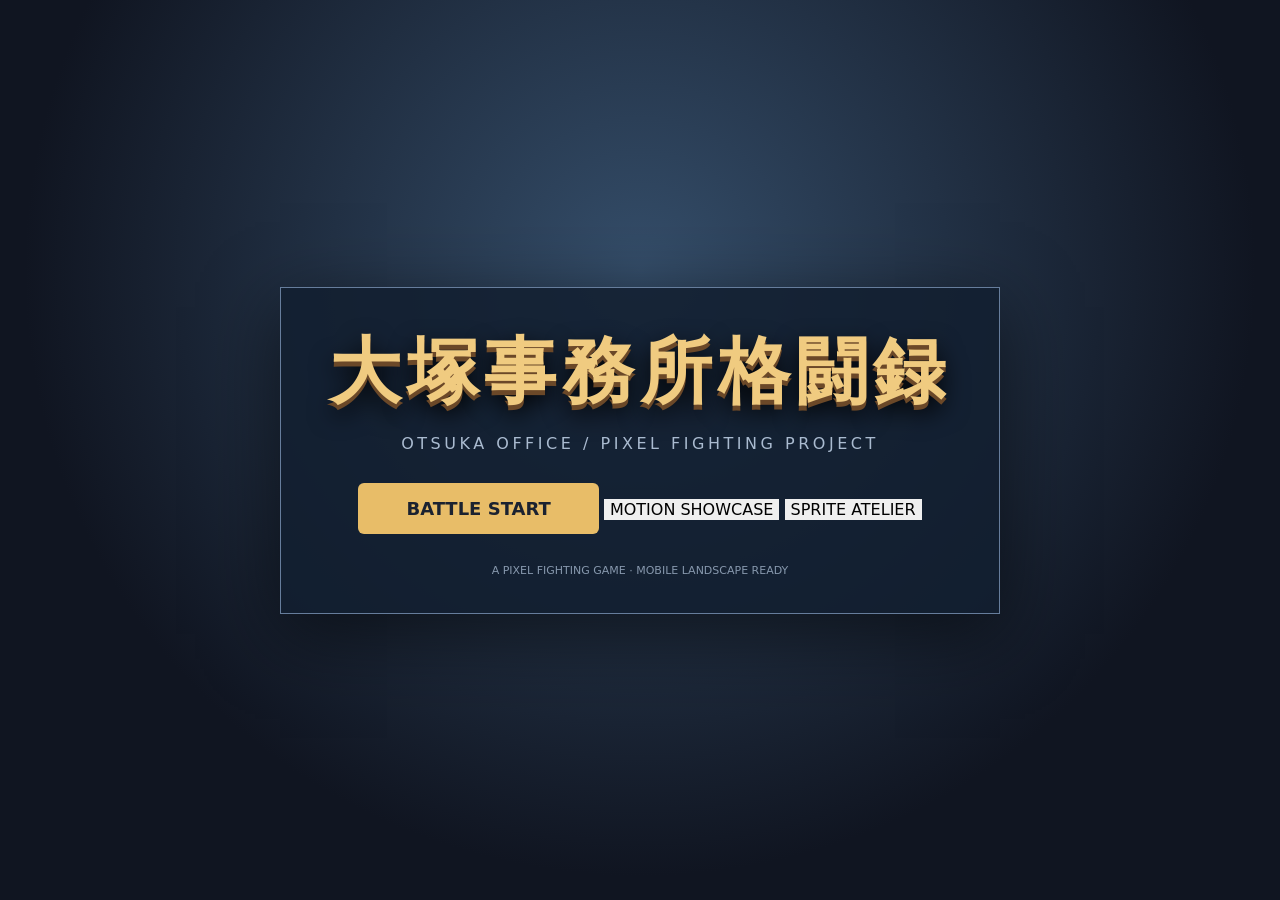
<file: index.html>
<!doctype html>
<html lang="ja">
<head>
<meta charset="utf-8">
<meta name="viewport" content="width=device-width,initial-scale=1,maximum-scale=1,user-scalable=no">
<meta name="theme-color" content="#101521">
<title>大塚事務所格闘録</title>
<link rel="stylesheet" href="css/game.css">
</head>
<body>
<main id="titleScreen">
  <div class="titleCard">
    <div class="titleLogo">大塚事務所格闘録</div>
    <div class="titleSub">OTSUKA OFFICE / PIXEL FIGHTING PROJECT</div>
    <nav class="titleMenu">
      <button id="titleStart" class="titleMenuButton primary" onclick="location.href='select.html'">BATTLE START</button>
      <button id="titleMotion" class="titleMenuButton secondary" onclick="location.href='motion.html'">MOTION SHOWCASE</button>
      <button class="titleMenuButton secondary" onclick="location.href='sprite.html'">SPRITE ATELIER</button>
    </nav>
    <div class="titleFoot">A PIXEL FIGHTING GAME · MOBILE LANDSCAPE READY</div>
  </div>
</main>
</body>
</html>
</file>
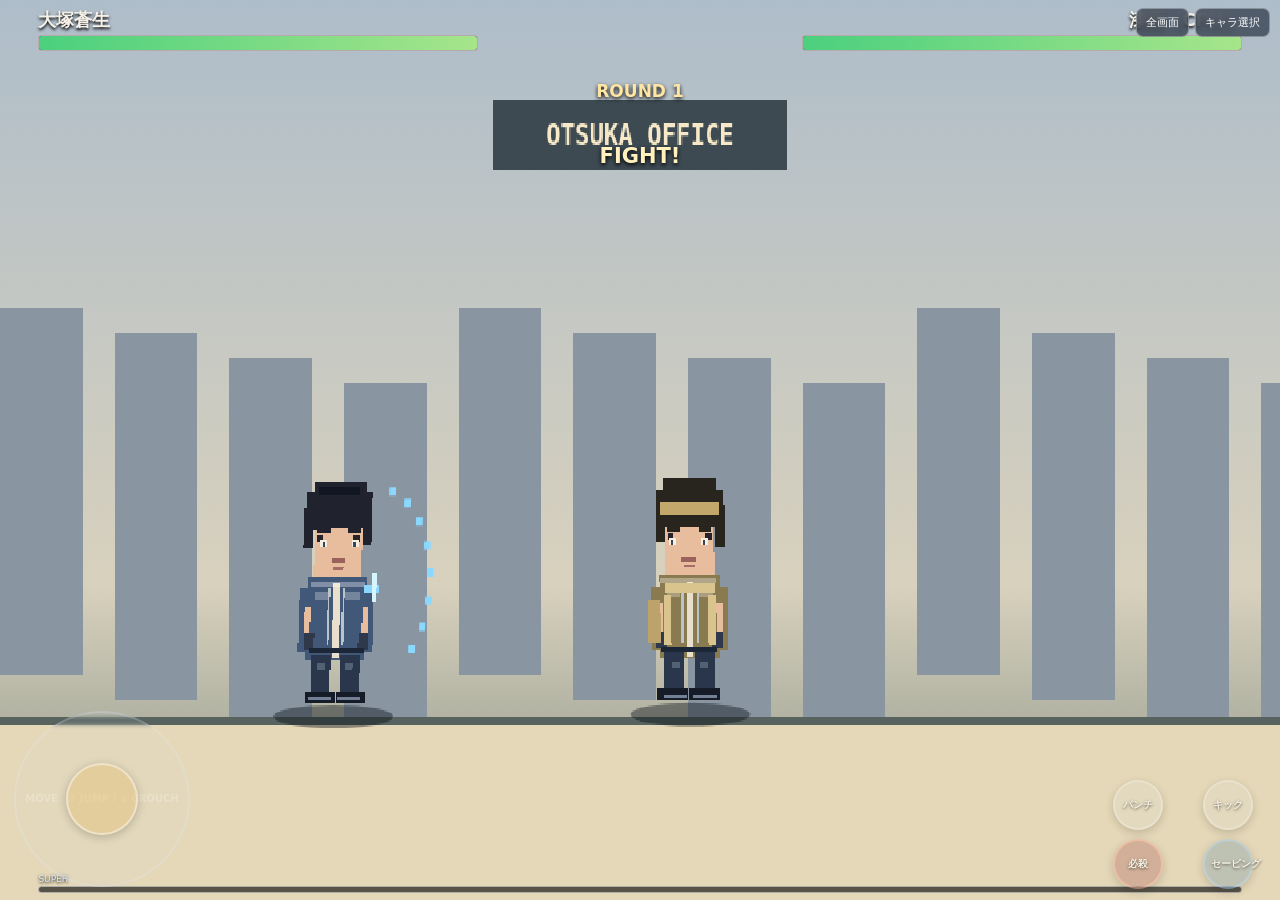
<file: battle.html>
<!doctype html><html lang="ja"><head><meta charset="utf-8"><meta name="viewport" content="width=device-width,initial-scale=1,maximum-scale=1,user-scalable=no,viewport-fit=cover"><meta name="theme-color" content="#101521"><title>Battle | 大塚事務所格闘録</title><link rel="stylesheet" href="css/game.css"></head><body>
<section id="game"><canvas id="arena" width="960" height="540"></canvas>
<div id="hud"><div class="hudside"><div class="name" id="pName">PLAYER</div><div class="meter"><div class="fill" id="pBar"></div></div></div><div class="hudside right"><div class="name" id="eName">CPU</div><div class="meter"><div class="fill" id="eBar"></div></div></div></div>
<div id="round">ROUND 1</div><div id="status">FIGHT!</div><div id="comboHud"></div><div id="superWrap"><div id="superFill"></div></div><div id="meterLabel">SUPER</div>
<div id="topButtons"><button class="smallBtn" id="fullscreen">全画面</button><button class="smallBtn" id="back">キャラ選択</button></div>
<div id="controls"><div id="stickZone"><div id="stickHint">MOVE　↑ JUMP / ↓ CROUCH</div><div id="stickKnob"></div></div>
<div id="buttons"><button class="action" id="btnPunch">パンチ</button><button class="action" id="btnKick">キック</button><button class="action" id="btnSpecial">必殺</button><button class="action" id="btnFocus">セービング</button></div></div>
</section>
<script src="js/fighters.js"></script><script src="js/combat.js"></script><script src="js/render.js"></script><script src="js/input.js"></script><script src="js/battle.js"></script></body></html>
</file>
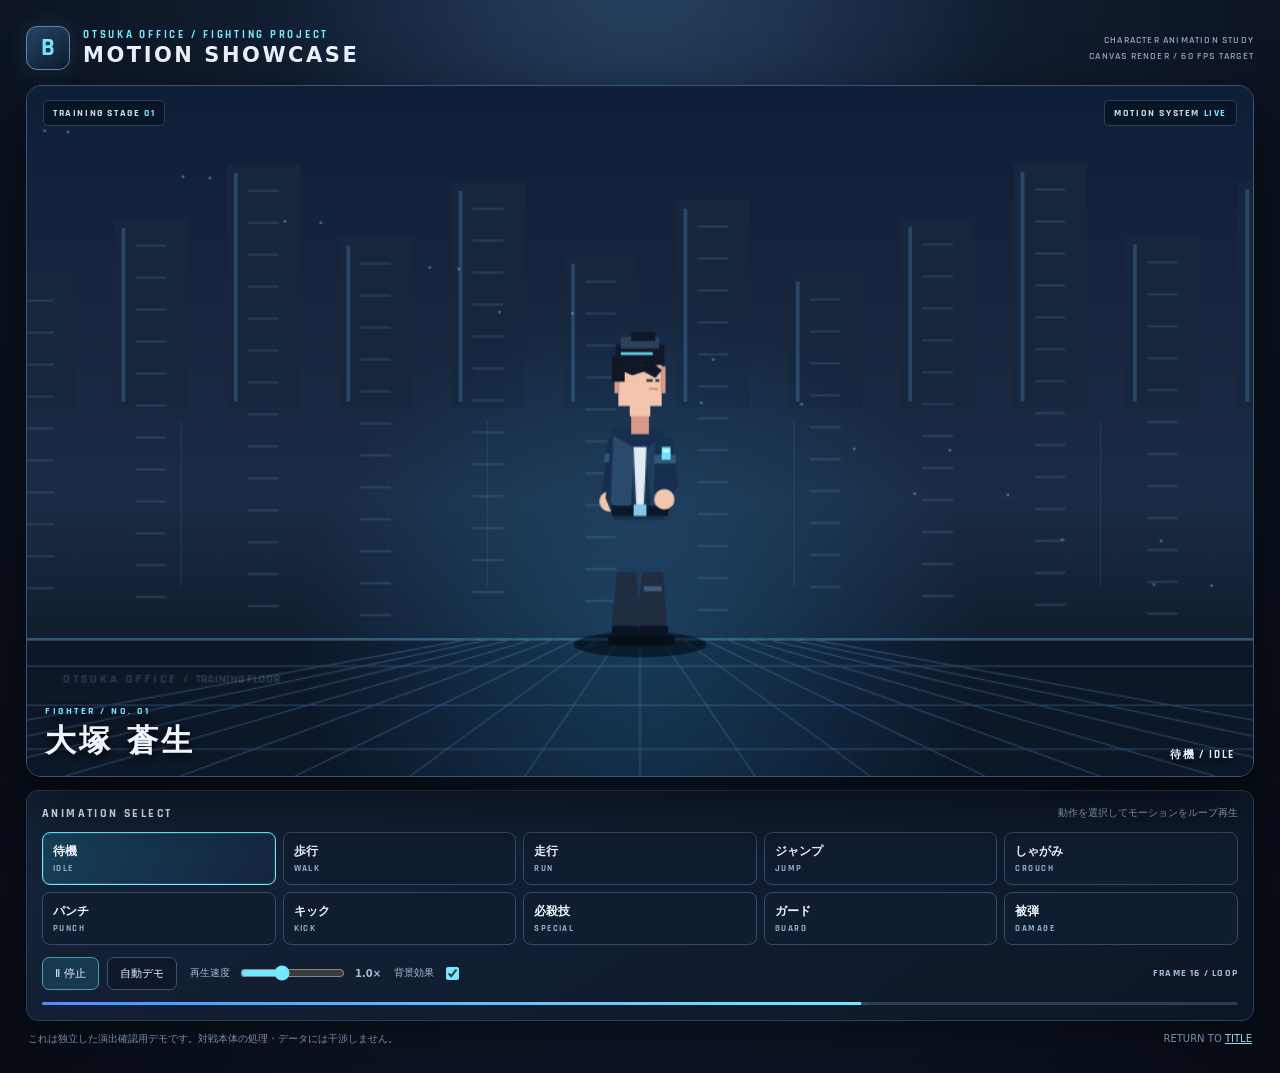
<file: motion.html>
<!doctype html>
<html lang="ja">
<head>
<meta charset="utf-8">
<meta name="viewport" content="width=device-width,initial-scale=1,maximum-scale=1,user-scalable=no,viewport-fit=cover">
<meta name="theme-color" content="#101521">
<title>Motion Showcase | 大塚事務所格闘録</title>
<link rel="stylesheet" href="css/motion.css">
</head>
<body>
<main class="shell">
<header class="header">
  <div class="brand"><div class="emblem">B</div><div><div class="kicker">OTSUKA OFFICE / FIGHTING PROJECT</div><h1>MOTION SHOWCASE</h1></div></div>
  <div class="headnote">CHARACTER ANIMATION STUDY<br>CANVAS RENDER / 60 FPS TARGET</div>
</header>
<section class="stage">
  <canvas id="motionView" width="960" height="540" aria-label="大塚蒼生のアニメーション"></canvas>
  <div class="hud"><div class="hudTag">TRAINING STAGE <b>01</b></div><div class="hudTag">MOTION SYSTEM <b>LIVE</b></div></div>
  <div class="stageCaption"><div class="fighterName"><small>FIGHTER / NO. 01</small>大塚 蒼生</div><div class="motionState" id="motionName">待機 / IDLE</div></div>
</section>
<section class="panel">
  <div class="panelHead"><strong>ANIMATION SELECT</strong><span>動作を選択してモーションをループ再生</span></div>
  <div class="motionGrid">
    <button class="motionButton active" data-motion="idle"><b>待機</b><small>IDLE</small></button>
    <button class="motionButton" data-motion="walk"><b>歩行</b><small>WALK</small></button>
    <button class="motionButton" data-motion="run"><b>走行</b><small>RUN</small></button>
    <button class="motionButton" data-motion="jump"><b>ジャンプ</b><small>JUMP</small></button>
    <button class="motionButton" data-motion="crouch"><b>しゃがみ</b><small>CROUCH</small></button>
    <button class="motionButton" data-motion="punch"><b>パンチ</b><small>PUNCH</small></button>
    <button class="motionButton" data-motion="kick"><b>キック</b><small>KICK</small></button>
    <button class="motionButton" data-motion="special"><b>必殺技</b><small>SPECIAL</small></button>
    <button class="motionButton" data-motion="guard"><b>ガード</b><small>GUARD</small></button>
    <button class="motionButton" data-motion="hit"><b>被弾</b><small>DAMAGE</small></button>
  </div>
  <div class="toolbar">
    <button class="tool strong" id="play">Ⅱ 停止</button>
    <button class="tool" id="auto">自動デモ</button>
    <label class="speed">再生速度 <input id="speed" type="range" min=".5" max="1.8" step=".1" value="1"><b id="speedValue">1.0×</b></label>
    <label class="speed">背景効果 <input id="effects" type="checkbox" checked></label>
    <span class="readout" id="frameReadout">FRAME 00 / LOOP</span>
  </div>
  <div class="progress"><div id="progressFill"></div></div>
</section>
<footer class="footer"><span>これは独立した演出確認用デモです。対戦本体の処理・データには干渉しません。</span><span>RETURN TO <a href="index.html" style="color:#8fdcf1">TITLE</a></span></footer>
</main>
<script src="js/motion.js"></script>
</body>
</html>
</file>
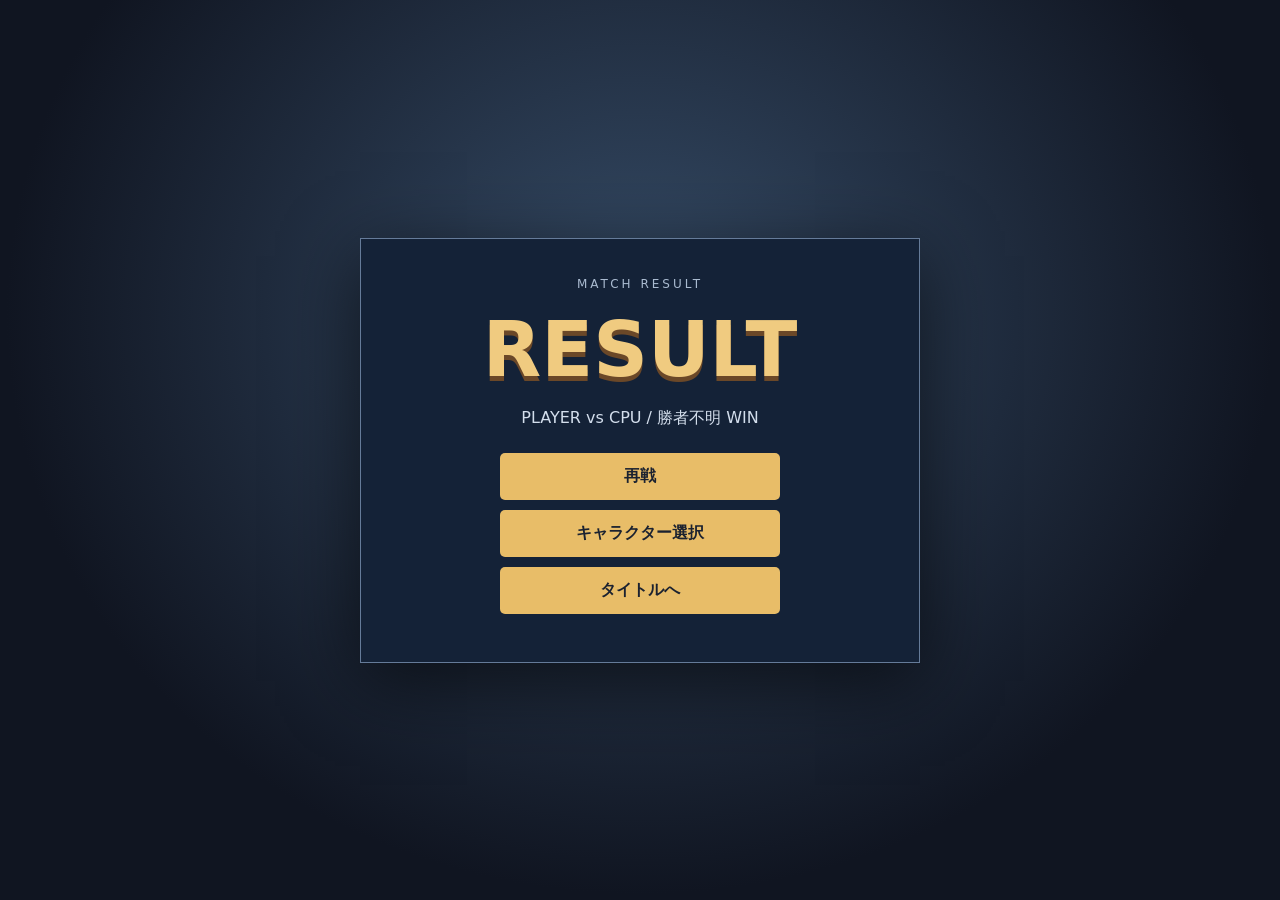
<file: result.html>
<!doctype html><html lang="ja"><head><meta charset="utf-8"><meta name="viewport" content="width=device-width,initial-scale=1"><title>Result | 大塚事務所格闘録</title><link rel="stylesheet" href="css/game.css"></head><body><main id="resultScreen"><div class="resultCard"><div class="resultEyebrow">MATCH RESULT</div><h1 id="resultTitle">WIN</h1><p id="resultDetail"></p><button id="again">再戦</button><button id="selectAgain">キャラクター選択</button><button id="titleAgain">タイトルへ</button></div></main><script src="js/result.js"></script></body></html>
</file>
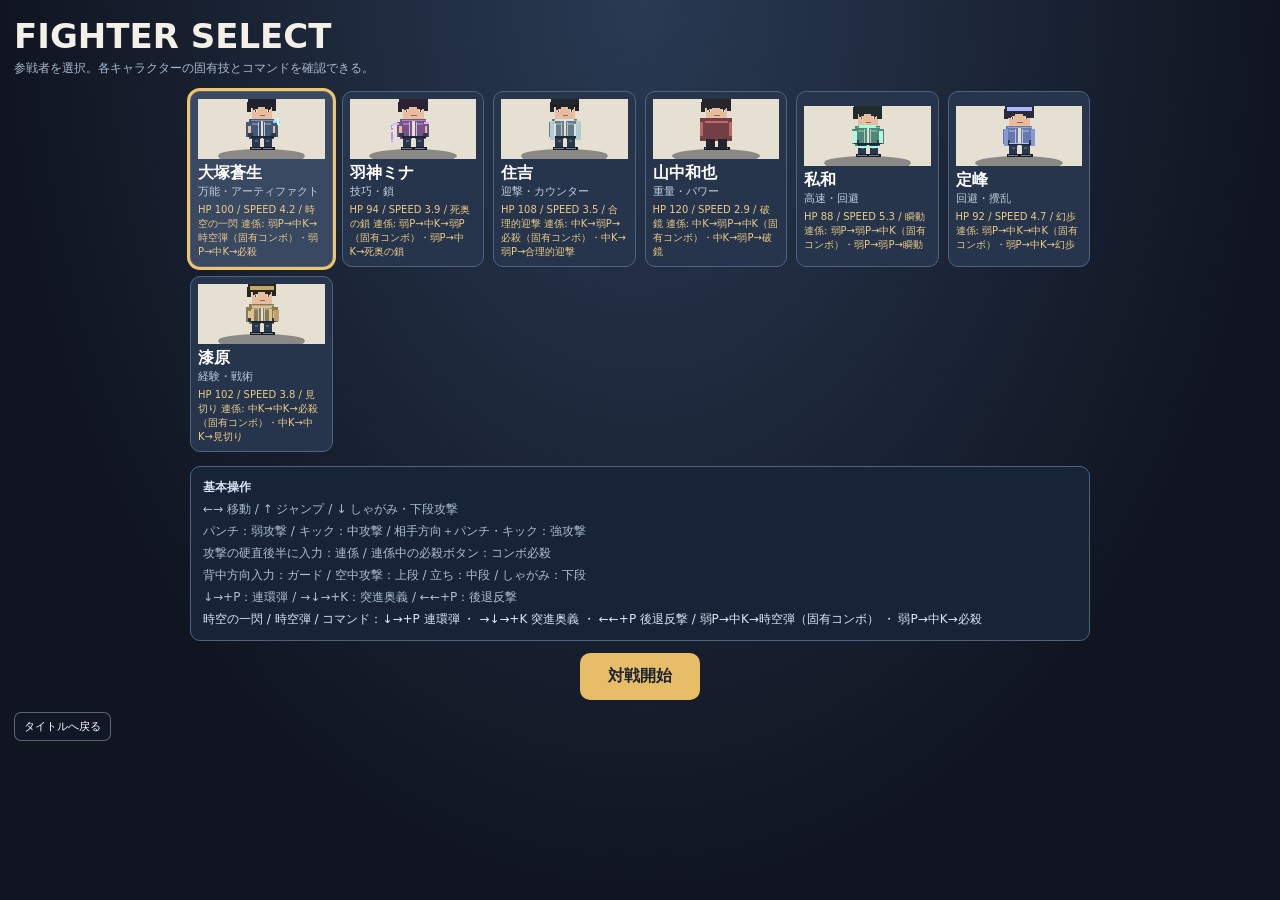
<file: select.html>
<!doctype html><html lang="ja"><head><meta charset="utf-8"><meta name="viewport" content="width=device-width,initial-scale=1,maximum-scale=1,user-scalable=no,viewport-fit=cover"><meta name="theme-color" content="#101521"><title>Fighter Select | 大塚事務所格闘録</title><link rel="stylesheet" href="css/game.css"></head><body><section id="selectPanel">
<h1>FIGHTER SELECT</h1><div class="sub">参戦者を選択。各キャラクターの固有技とコマンドを確認できる。</div>
<div id="roster"></div><aside id="moveGuide"><b>基本操作</b><span>←→ 移動 / ↑ ジャンプ / ↓ しゃがみ・下段攻撃</span><span>パンチ：弱攻撃 / キック：中攻撃 / 相手方向＋パンチ・キック：強攻撃</span><span>攻撃の硬直後半に入力：連係 / 連係中の必殺ボタン：コンボ必殺</span><span>背中方向入力：ガード / 空中攻撃：上段 / 立ち：中段 / しゃがみ：下段</span><span>↓→+P：連環弾 / →↓→+K：突進奥義 / ←←+P：後退反撃</span><div id="selectedMoves"></div></aside>
<button id="start">対戦開始</button><button class="smallBtn" onclick="location.href='index.html'">タイトルへ戻る</button>
<canvas id="arena" width="960" height="540" style="display:none"></canvas>
</section>
<script src="js/fighters.js"></script><script src="js/render.js"></script><script src="js/select.js"></script></body></html>
</file>
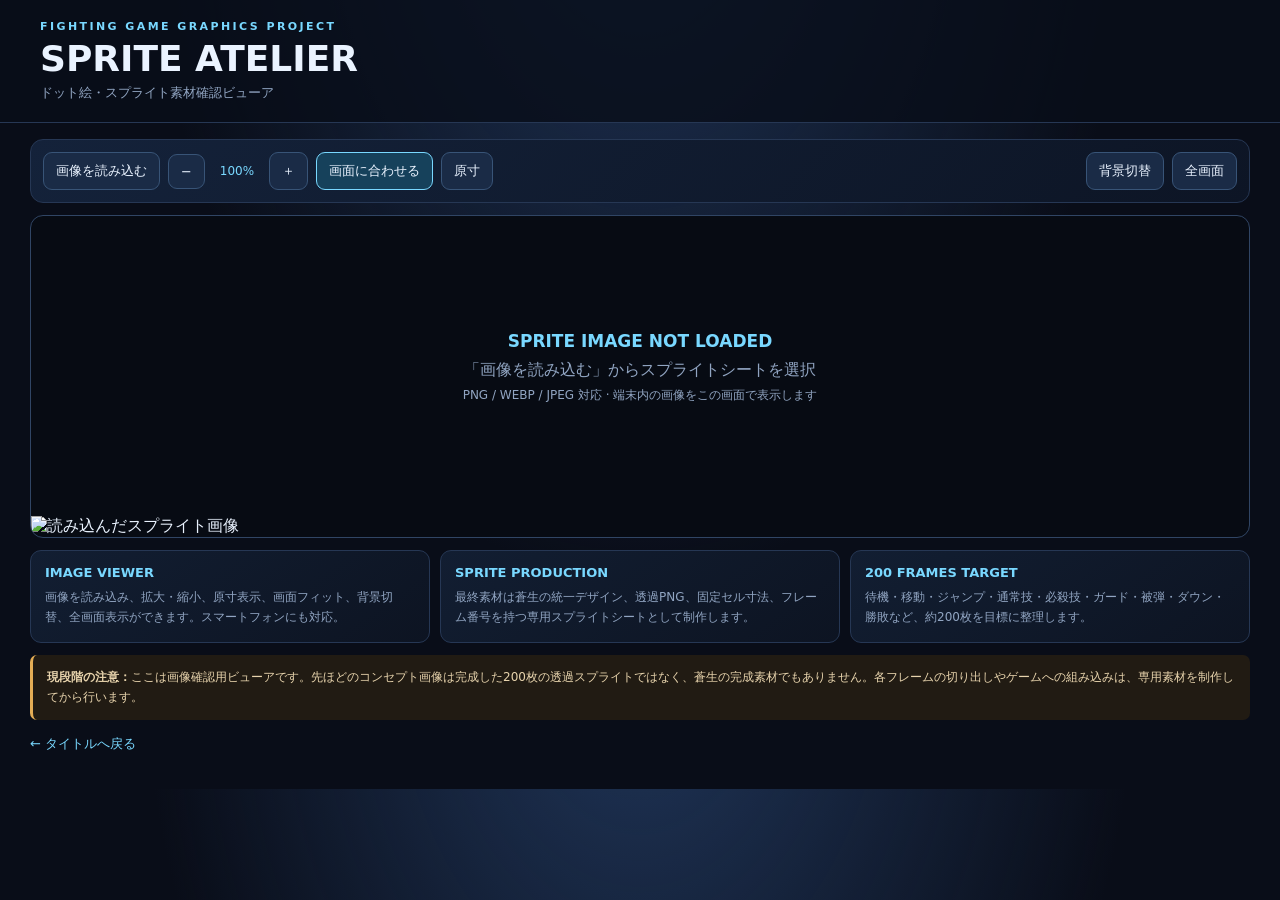
<file: sprite.html>
<!doctype html>
<html lang="ja"><head><meta charset="utf-8"><meta name="viewport" content="width=device-width,initial-scale=1,maximum-scale=1,user-scalable=no"><meta name="theme-color" content="#090d18"><title>SPRITE ATELIER | 大塚事務所格闘録</title>
<style>
:root{color-scheme:dark;--bg:#090d18;--line:#263754;--cyan:#79d8ff;--text:#eaf3ff;--muted:#91a5c2}*{box-sizing:border-box}body{margin:0;background:radial-gradient(ellipse at 50% -20%,#20365a 0,transparent 55%),var(--bg);color:var(--text);font-family:system-ui,-apple-system,"Noto Sans JP",sans-serif}header{padding:20px clamp(14px,4vw,40px);border-bottom:1px solid var(--line);background:#080d18cc}.kicker{font-size:11px;letter-spacing:.22em;color:var(--cyan);font-weight:800}h1{font-size:clamp(22px,4vw,36px);margin:5px 0}.sub{color:var(--muted);font-size:13px}main{max-width:1500px;margin:auto;padding:16px clamp(10px,3vw,30px) 36px}.toolbar{display:flex;flex-wrap:wrap;gap:8px;align-items:center;padding:12px;background:linear-gradient(135deg,#14223a,#0d1525);border:1px solid var(--line);border-radius:13px;margin-bottom:12px}button,.filelabel{font:inherit;color:var(--text);background:#1a2b46;border:1px solid #385477;border-radius:9px;padding:9px 12px;cursor:pointer;font-size:13px}button:hover,.filelabel:hover{border-color:var(--cyan);background:#203858}.active{background:#16415b;border-color:var(--cyan)}input[type=file]{display:none}.spacer{flex:1}.readout{font-size:12px;color:var(--cyan);min-width:48px;text-align:center}.stage{position:relative;overflow:auto;max-height:76vh;min-height:300px;border:1px solid #304564;border-radius:13px;background:#070b13;touch-action:pan-x pan-y}.stage.checker{background-color:#111827;background-image:linear-gradient(45deg,#1b2638 25%,transparent 25%),linear-gradient(-45deg,#1b2638 25%,transparent 25%),linear-gradient(45deg,transparent 75%,#1b2638 75%),linear-gradient(-45deg,transparent 75%,#1b2638 75%);background-size:28px 28px;background-position:0 0,0 14px,14px -14px,-14px 0}#image{display:block;width:auto;max-width:100%;height:auto;margin:0 auto;image-rendering:pixelated}.empty{min-height:300px;display:grid;place-content:center;text-align:center;padding:20px;color:var(--muted);line-height:1.8}.empty strong{color:var(--cyan);font-size:17px}.empty small{font-size:12px}.info{display:grid;grid-template-columns:repeat(auto-fit,minmax(220px,1fr));gap:10px;margin-top:12px}.card{background:linear-gradient(145deg,#121e32,#0d1422);border:1px solid var(--line);border-radius:11px;padding:14px}.card h2{font-size:13px;color:var(--cyan);margin:0 0 7px}.card p{font-size:12px;line-height:1.7;color:var(--muted);margin:0}.warning{margin-top:12px;padding:12px 14px;border-left:3px solid #e4ad55;background:#211b13;border-radius:7px;color:#e8d4ad;font-size:12px;line-height:1.7}.back{display:inline-block;margin-top:15px;color:var(--cyan);text-decoration:none;font-size:13px}@media(max-width:600px){.stage{max-height:68vh}.toolbar{gap:6px}button,.filelabel{padding:9px;font-size:12px}}
</style></head><body><header><div class="kicker">FIGHTING GAME GRAPHICS PROJECT</div><h1>SPRITE ATELIER</h1><div class="sub">ドット絵・スプライト素材確認ビューア</div></header><main>
<div class="toolbar"><label class="filelabel" for="file">画像を読み込む</label><input id="file" type="file" accept="image/png,image/webp,image/jpeg"><button id="minus">−</button><span class="readout" id="zoom">100%</span><button id="plus">＋</button><button id="fit" class="active">画面に合わせる</button><button id="actual">原寸</button><span class="spacer"></span><button id="checker">背景切替</button><button id="full">全画面</button></div>
<section class="stage" id="stage"><div class="empty" id="empty"><strong>SPRITE IMAGE NOT LOADED</strong><span>「画像を読み込む」からスプライトシートを選択</span><small>PNG / WEBP / JPEG 対応 · 端末内の画像をこの画面で表示します</small></div><img id="image" alt="読み込んだスプライト画像" hidden></section>
<section class="info"><article class="card"><h2>IMAGE VIEWER</h2><p>画像を読み込み、拡大・縮小、原寸表示、画面フィット、背景切替、全画面表示ができます。スマートフォンにも対応。</p></article><article class="card"><h2>SPRITE PRODUCTION</h2><p>最終素材は蒼生の統一デザイン、透過PNG、固定セル寸法、フレーム番号を持つ専用スプライトシートとして制作します。</p></article><article class="card"><h2>200 FRAMES TARGET</h2><p>待機・移動・ジャンプ・通常技・必殺技・ガード・被弾・ダウン・勝敗など、約200枚を目標に整理します。</p></article></section>
<div class="warning"><b>現段階の注意：</b>ここは画像確認用ビューアです。先ほどのコンセプト画像は完成した200枚の透過スプライトではなく、蒼生の完成素材でもありません。各フレームの切り出しやゲームへの組み込みは、専用素材を制作してから行います。</div><a class="back" href="index.html">← タイトルへ戻る</a></main>
<script>(()=>{const file=document.getElementById('file'),img=document.getElementById('image'),empty=document.getElementById('empty'),stage=document.getElementById('stage'),zoom=document.getElementById('zoom');let scale=1,fit=true,url=null;function apply(){if(!img.naturalWidth)return;img.style.width=fit?'auto':(img.naturalWidth*scale)+'px';img.style.maxWidth=fit?'100%':'none';zoom.textContent=Math.round((fit?1:scale)*100)+'%'}file.addEventListener('change',()=>{const f=file.files&&file.files[0];if(!f)return;if(url)URL.revokeObjectURL(url);url=URL.createObjectURL(f);img.src=url;img.hidden=false;empty.hidden=true;fit=true;apply()});document.getElementById('minus').onclick=()=>{fit=false;scale=Math.max(.15,scale-.1);apply()};document.getElementById('plus').onclick=()=>{fit=false;scale=Math.min(5,scale+.1);apply()};document.getElementById('fit').onclick=()=>{fit=true;apply()};document.getElementById('actual').onclick=()=>{fit=false;scale=1;apply()};document.getElementById('checker').onclick=()=>stage.classList.toggle('checker');document.getElementById('full').onclick=async()=>{try{if(!document.fullscreenElement)await stage.requestFullscreen();else await document.exitFullscreen()}catch(e){}};img.addEventListener('load',apply);window.addEventListener('resize',()=>{if(fit)apply()})})();</script></body></html>
</file>
<file: css/game.css>
*{box-sizing:border-box}html,body{margin:0;width:100%;height:100%;overflow:hidden;background:#101521;color:#f4f0e7;font-family:system-ui,"Noto Sans JP",sans-serif;touch-action:none;user-select:none;-webkit-user-select:none}
button{font:inherit;border:0;cursor:pointer}.hidden{display:none!important}
#selectPanel{height:100dvh;overflow:auto;padding:14px;background:radial-gradient(ellipse at top,#293a53,#101521 70%)}
h1{font-size:clamp(22px,4vw,34px);margin:2px 0 4px}.sub{color:#aab8ce;font-size:12px}
#roster{display:grid;grid-template-columns:repeat(auto-fit,minmax(135px,1fr));gap:9px;max-width:900px;margin:14px auto}
.fighter{background:#26354b;color:#fff;border:1px solid #50627d;border-radius:10px;padding:7px;text-align:left;min-height:100px}.fighter.selected{outline:3px solid #efc56e;background:#394962}.fighter b,.fighter small{display:block}.fighter small{color:#c3cee0;font-size:11px}.fighter .stats{font-size:10px;color:#eacb88;margin-top:4px}
#start{display:block;margin:12px auto;padding:13px 28px;border-radius:10px;background:#e8bd68;color:#1b2230;font-weight:900}
#game{position:relative;width:100vw;height:100dvh;overflow:hidden;background:#111a27}
#arena{position:absolute;inset:0;width:100%;height:100%;display:block;image-rendering:pixelated}
#hud{position:absolute;left:3%;right:3%;top:max(8px,env(safe-area-inset-top));display:flex;gap:14px;justify-content:space-between;pointer-events:none;text-shadow:0 2px 3px #000}
.hudside{width:44%;max-width:440px}.hudside.right{text-align:right}.name{font-weight:900;font-size:clamp(12px,2.2vw,18px)}.meter{height:clamp(10px,1.8vh,16px);background:#492b37;border:1px solid #fff9;border-radius:4px;overflow:hidden;margin-top:3px}.fill{height:100%;width:100%;background:linear-gradient(90deg,#4bd07e,#a6e58a);transition:width .12s}
#round{position:absolute;top:9%;left:50%;transform:translateX(-50%);font-weight:900;font-size:clamp(12px,2vw,17px);color:#ffe5a3;text-shadow:0 2px 4px #000;white-space:nowrap;pointer-events:none}
#status{position:absolute;top:16%;left:50%;transform:translateX(-50%);font-size:clamp(13px,2.4vw,21px);font-weight:900;text-shadow:0 2px 4px #000;color:#fff0bd;white-space:nowrap;pointer-events:none}
#controls{position:absolute;inset:0;pointer-events:none}
#stickZone{position:absolute;left:max(14px,env(safe-area-inset-left));bottom:max(13px,env(safe-area-inset-bottom));width:clamp(112px,22vw,176px);height:clamp(112px,22vw,176px);border-radius:50%;background:#c9d8ef20;border:2px solid #e5efff50;backdrop-filter:blur(2px);pointer-events:auto;touch-action:none}
#stickKnob{position:absolute;width:42%;height:42%;left:29%;top:29%;border-radius:50%;background:#e5bd6c99;border:2px solid #fff9;box-shadow:0 2px 10px #0005;pointer-events:none}
#stickHint{position:absolute;inset:0;display:grid;place-items:center;color:#ffffff65;font-size:10px;font-weight:800;pointer-events:none}
#buttons{position:absolute;right:max(10px,env(safe-area-inset-right));bottom:max(10px,env(safe-area-inset-bottom));width:clamp(210px,39vw,310px);height:clamp(142px,27vw,190px);display:grid;grid-template-columns:repeat(3,1fr);grid-template-rows:repeat(3,1fr);gap:5px;pointer-events:auto}
.action{border-radius:50%;background:#d6e2f02b;border:2px solid #f5f5f580;color:#fff;font-weight:900;font-size:clamp(11px,2vw,16px);text-shadow:0 1px 3px #000;backdrop-filter:blur(3px);box-shadow:0 3px 10px #0004;touch-action:none}
.action:active,.action.pressed{background:#e5bd6c99;transform:scale(.96)}.action{font-size:clamp(9px,1.6vw,13px)}#btnSpecial{background:#a64c4c77;border-color:#ffc1a4a0}#btnFocus{background:#4b82a866;border-color:#a8d5ff99}#comboHud{position:absolute;left:50%;top:23%;transform:translateX(-50%);font-weight:1000;font-size:clamp(20px,4vw,34px);color:#ffe39a;text-shadow:0 3px 5px #000;pointer-events:none}#superWrap{position:absolute;left:3%;right:3%;bottom:7px;height:7px;border:1px solid #ffffff88;background:#111a;border-radius:5px;pointer-events:none}#superFill{height:100%;width:0;background:linear-gradient(90deg,#4aa9e8,#d4f5ff);border-radius:5px}#meterLabel{position:absolute;left:3%;bottom:16px;font-size:9px;color:#dcecff;text-shadow:0 1px 3px #000;pointer-events:none}@media(max-height:390px){#buttons{height:126px;width:220px;gap:3px}.action{font-size:9px}}
#topButtons{position:absolute;right:10px;top:max(8px,env(safe-area-inset-top));display:flex;gap:6px;pointer-events:auto}
.smallBtn{background:#111c2c99;border:1px solid #ffffff55;color:#fff;border-radius:7px;padding:6px 9px;font-size:11px;backdrop-filter:blur(4px)}
#endPanel{position:absolute;inset:0;background:#080d18b8;display:grid;place-items:center;text-align:center}
#endCard{background:#1c293b;border:1px solid #8290a8;border-radius:14px;padding:22px;min-width:220px}#endCard h2{margin:0 0 12px}
@media(orientation:portrait){#game:after{content:"スマホを横向きにしてください";position:absolute;inset:0;background:#101521ed;display:grid;place-items:center;font-weight:900;font-size:20px;z-index:20}}
@media(pointer:fine){#stickZone,#buttons{opacity:.62}}@media(max-height:390px){#stickZone{width:100px;height:100px}#buttons{height:106px;width:158px;gap:5px}.action{width:48px;height:48px;font-size:9px}#round{top:8%}#status{top:14%}}

#moveGuide{max-width:900px;margin:8px auto;padding:12px;background:#172438;border:1px solid #52627a;border-radius:10px;display:grid;gap:5px;color:#dbe5f4;font-size:12px}
#moveGuide span{color:#aebdd1}
#buttons{grid-template-columns:repeat(2,minmax(0,1fr));grid-template-rows:repeat(2,minmax(0,1fr));width:174px;height:112px;gap:6px}
.action{width:50px;height:50px;max-width:100%;max-height:100%;justify-self:center;align-self:center;font-size:10px;white-space:nowrap}
#selectPanel{padding-bottom:20px}
#titleScreen{min-height:100dvh;display:grid;place-items:center;text-align:center;background:radial-gradient(ellipse at 50% 30%,#344d69,#101521 68%);padding:24px}
.titleCard{width:min(720px,94vw);padding:36px 20px;border:1px solid #667d9c;background:#121e30dd;box-shadow:0 20px 70px #0008}
.titleLogo{font-size:clamp(34px,8vw,72px);font-weight:1000;letter-spacing:.08em;color:#f0cb80;text-shadow:0 5px 0 #6b4828,0 10px 24px #000}
.titleSub{letter-spacing:.22em;color:#aabbd0;margin:14px 0 30px}
#titleStart{padding:15px 48px;background:#e8bd68;color:#1b2230;border-radius:6px;font-weight:900;font-size:18px}
.titleFoot{margin-top:30px;color:#8798ad;font-size:11px}

#resultScreen{min-height:100dvh;display:grid;place-items:center;padding:20px;background:radial-gradient(ellipse at 50% 35%,#354b66,#101521 70%)}
.resultCard{width:min(560px,94vw);padding:38px 22px;text-align:center;background:#142237;border:1px solid #657b99;box-shadow:0 18px 70px #0009}
.resultEyebrow{letter-spacing:.25em;color:#aabbd0;font-size:12px}
#resultTitle{font-size:clamp(42px,10vw,76px);color:#f0cb80;margin:14px 0;text-shadow:0 5px #6b4828}
#resultDetail{color:#d3deec;margin:0 0 24px}
.resultCard button{display:block;width:min(280px,100%);margin:10px auto;padding:13px;background:#e8bd68;color:#1b2230;border-radius:5px;font-weight:900}
</file>
<file: css/motion.css>
@import url('https://fonts.googleapis.com/css2?family=Rajdhani:wght@500;600;700&display=swap');
:root{color-scheme:dark;--cyan:#75e7ff;--gold:#f0cb80;--ink:#07101d;--muted:#9aacc4}
*{box-sizing:border-box}
html,body{margin:0;min-height:100%;background:#080e19;color:#eef5ff;font-family:system-ui,"Noto Sans JP",sans-serif}
body{padding:clamp(10px,2.4vw,26px);background:radial-gradient(ellipse at 50% -15%,#294668 0,#111d30 42%,#070b13 100%)}
button{font:inherit;cursor:pointer}
.shell{width:min(1240px,100%);margin:auto}
.header{display:flex;justify-content:space-between;align-items:center;gap:16px;margin:0 0 15px}
.brand{display:flex;align-items:center;gap:13px}
.emblem{width:44px;height:44px;display:grid;place-items:center;border:1px solid #6485ad;border-radius:11px;background:linear-gradient(145deg,#254568,#111c2d);font:700 25px Rajdhani;color:var(--cyan);box-shadow:0 0 26px #58cfff22}
.kicker{font:700 11px Rajdhani;letter-spacing:.25em;color:var(--cyan)}
h1{font-size:clamp(16px,2vw,21px);letter-spacing:.12em;margin:1px 0}
.headnote{text-align:right;color:#8fa5c3;font:600 10px Rajdhani;letter-spacing:.12em;line-height:1.6}
.stage{position:relative;overflow:hidden;border:1px solid #3b5678;border-radius:15px;background:#091321;box-shadow:0 24px 65px #0009,0 0 0 1px #9cd9ff12 inset}
#motionView{display:block;width:100%;height:auto;aspect-ratio:16/9}
.hud{position:absolute;inset:14px 16px auto;display:flex;justify-content:space-between;pointer-events:none}
.hudTag{border:1px solid #8daed344;border-radius:5px;padding:6px 9px;background:#071322b8;color:#cbdcf1;font:700 10px Rajdhani;letter-spacing:.16em;backdrop-filter:blur(6px)}
.hudTag b{color:var(--cyan)}
.stageCaption{position:absolute;left:18px;right:18px;bottom:14px;display:flex;align-items:end;justify-content:space-between;pointer-events:none;text-shadow:0 2px 8px #000}
.fighterName{font-size:clamp(20px,3vw,31px);font-weight:900;letter-spacing:.1em}
.fighterName small{display:block;font:700 10px Rajdhani;letter-spacing:.25em;color:var(--cyan);margin-bottom:3px}
.motionState{text-align:right;font:700 11px Rajdhani;letter-spacing:.15em;color:#e3efff}
.panel{margin-top:13px;padding:15px;border:1px solid #2b405d;border-radius:12px;background:linear-gradient(145deg,#15243aee,#0d1727ee);box-shadow:0 12px 34px #0005}
.panelHead{display:flex;justify-content:space-between;gap:12px;align-items:center;margin-bottom:11px}
.panelHead strong{font:700 12px Rajdhani;letter-spacing:.2em}
.panelHead span{font-size:10px;color:var(--muted)}
.motionGrid{display:grid;grid-template-columns:repeat(5,minmax(0,1fr));gap:7px}
.motionButton{min-height:53px;text-align:left;padding:8px 10px;border:1px solid #344a68;border-radius:8px;background:#101d30;color:#eef5ff;transition:transform .15s,border-color .15s,background .15s}
.motionButton:hover{border-color:#79dff5;transform:translateY(-1px)}
.motionButton.active{border-color:var(--cyan);background:linear-gradient(130deg,#17415a,#14263d);box-shadow:0 0 0 1px #75e7ff24 inset}
.motionButton b{display:block;font-size:12px}
.motionButton small{display:block;margin-top:3px;color:#91a9c6;font:700 9px Rajdhani;letter-spacing:.16em}
.toolbar{display:flex;align-items:center;gap:8px;flex-wrap:wrap;margin-top:12px}
.tool{border:1px solid #3a5272;border-radius:7px;background:#0d192a;color:#eaf4ff;padding:8px 12px;font-size:11px}
.tool:hover{border-color:var(--cyan)}
.tool.strong{background:#17394e;border-color:#4d9ab4}
.speed{display:flex;align-items:center;gap:8px;color:#a8bad2;font-size:10px;margin-left:5px}
input[type=range]{width:105px;accent-color:var(--cyan)}
input[type=checkbox]{accent-color:var(--cyan)}
.readout{margin-left:auto;color:#a9bdd8;font:700 10px Rajdhani;letter-spacing:.12em}
.progress{height:3px;margin-top:12px;background:#2b3c56;border-radius:5px;overflow:hidden}
#progressFill{height:100%;width:0;background:linear-gradient(90deg,#4d8dff,#75e7ff);box-shadow:0 0 12px #75e7ff}
.footer{display:flex;justify-content:space-between;gap:10px;margin:10px 2px 0;color:#788da9;font-size:10px;line-height:1.6}
@media(max-width:680px){body{padding:9px}.headnote{display:none}.emblem{width:37px;height:37px}.hud{inset:8px 9px auto}.hudTag{font-size:8px;padding:5px 6px}.stageCaption{left:10px;right:10px;bottom:8px}.fighterName{font-size:18px}.fighterName small{font-size:8px}.motionState{font-size:8px}.panel{padding:10px;margin-top:9px}.motionGrid{grid-template-columns:repeat(3,minmax(0,1fr));gap:5px}.motionButton{min-height:46px;padding:7px}.motionButton b{font-size:11px}.motionButton small{font-size:8px}.panelHead span{font-size:9px}.toolbar{gap:6px}.tool{padding:7px 9px}.readout{width:100%;margin:0}.footer{font-size:9px}}
@media(orientation:portrait) and (max-width:680px){.stage{margin-top:8px}.footer span:last-child{display:none}}
</file>
